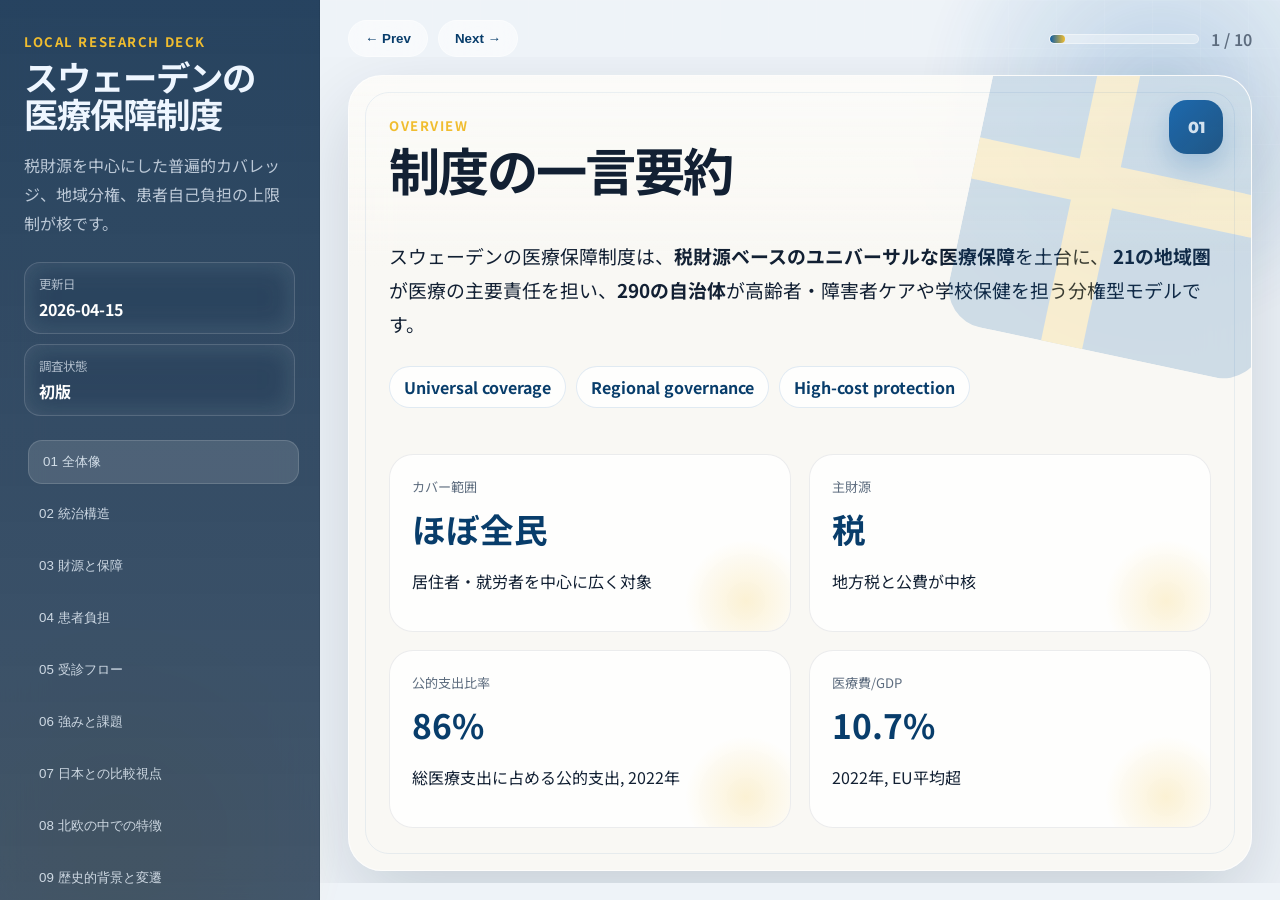
<file: index.html>
<!DOCTYPE html>
<html lang="ja">
<head>
  <meta charset="UTF-8">
  <meta name="viewport" content="width=device-width, initial-scale=1.0">
  <title>スウェーデンの医療保障制度</title>
  <link rel="preconnect" href="https://fonts.googleapis.com">
  <link rel="preconnect" href="https://fonts.gstatic.com" crossorigin>
  <link href="https://fonts.googleapis.com/css2?family=Noto+Sans+JP:wght@400;500;700;800&family=Montserrat:wght@600;700;800&display=swap" rel="stylesheet">
  <link rel="stylesheet" href="./styles.css">
</head>
<body>
  <div class="backdrop">
    <div class="backdrop__orb backdrop__orb--blue"></div>
    <div class="backdrop__orb backdrop__orb--gold"></div>
    <div class="backdrop__grid"></div>
  </div>
  <div class="app-shell">
    <aside class="sidebar">
      <div class="sidebar__inner">
        <p class="eyebrow">Local Research Deck</p>
        <h1>スウェーデンの<br>医療保障制度</h1>
        <p class="lede">税財源を中心にした普遍的カバレッジ、地域分権、患者自己負担の上限制が核です。</p>
        <div class="meta">
          <div>
            <span>更新日</span>
            <strong>2026-04-15</strong>
          </div>
          <div>
            <span>調査状態</span>
            <strong>初版</strong>
          </div>
        </div>
        <nav class="toc" id="toc"></nav>
        <div class="sidebar__note">
          <p>深掘りしたい論点を送ってください。次の版でこのスライドに追記していきます。</p>
        </div>
        <div class="sidebar__sweden">
          <span></span>
          <span></span>
        </div>
      </div>
    </aside>

    <main class="deck">
      <header class="deck__header">
        <div class="deck__controls">
          <button id="prevBtn" class="nav-btn" type="button">← Prev</button>
          <button id="nextBtn" class="nav-btn" type="button">Next →</button>
        </div>
        <div class="deck__progress">
          <div class="progress-bar"><span id="progressFill"></span></div>
          <span id="slideCounter">1 / 10</span>
        </div>
      </header>

      <section class="slide is-active" data-title="全体像">
        <div class="slide__content hero">
          <div class="slide__badge">01</div>
          <div class="hero__flag">
            <span class="hero__flag-blue"></span>
            <span class="hero__flag-gold hero__flag-gold--vertical"></span>
            <span class="hero__flag-gold hero__flag-gold--horizontal"></span>
          </div>
          <p class="kicker">Overview</p>
          <h2>制度の一言要約</h2>
          <p class="hero__summary">
            スウェーデンの医療保障制度は、<strong>税財源ベースのユニバーサルな医療保障</strong>を土台に、
            <strong>21の地域圏</strong>が医療の主要責任を担い、<strong>290の自治体</strong>が高齢者・障害者ケアや学校保健を担う分権型モデルです。
          </p>
          <div class="hero__rail">
            <span>Universal coverage</span>
            <span>Regional governance</span>
            <span>High-cost protection</span>
          </div>
          <div class="stat-grid">
            <article class="stat-card">
              <span class="stat-card__label">カバー範囲</span>
              <strong>ほぼ全民</strong>
              <p>居住者・就労者を中心に広く対象</p>
            </article>
            <article class="stat-card">
              <span class="stat-card__label">主財源</span>
              <strong>税</strong>
              <p>地方税と公費が中核</p>
            </article>
            <article class="stat-card">
              <span class="stat-card__label">公的支出比率</span>
              <strong>86%</strong>
              <p>総医療支出に占める公的支出, 2022年</p>
            </article>
            <article class="stat-card">
              <span class="stat-card__label">医療費/GDP</span>
              <strong>10.7%</strong>
              <p>2022年, EU平均超</p>
            </article>
          </div>
        </div>
      </section>

      <section class="slide" data-title="統治構造">
        <div class="slide__content">
          <div class="slide__badge">02</div>
          <p class="kicker">Governance</p>
          <h2>だれが何を担うのか</h2>
          <div class="columns">
            <article class="panel">
              <h3>国</h3>
              <ul>
                <li>保健医療政策の大枠を決める</li>
                <li>法制度、監督、全国的な方向付けを担う</li>
                <li>厚生・保健関連の政府機関が基準やデータを支える</li>
              </ul>
            </article>
            <article class="panel">
              <h3>地域圏（21 Regions）</h3>
              <ul>
                <li>医療の資金調達、組織化、提供の主責任主体</li>
                <li>プライマリケア、専門外来、病院医療を中心に担う</li>
                <li>地域税を徴収できる</li>
              </ul>
            </article>
            <article class="panel">
              <h3>自治体（290 Municipalities）</h3>
              <ul>
                <li>高齢者・障害者の在宅/居住系ケア</li>
                <li>学校保健</li>
                <li>生活支援と医療の接続部分を担当</li>
              </ul>
            </article>
          </div>
          <p class="insight">
            ポイントは、<strong>国がルールを示し、実装は地域と自治体が担う</strong>ことです。均てん化と地域差の管理が常に政策課題になります。
          </p>
        </div>
      </section>

      <section class="slide" data-title="財源と保障">
        <div class="slide__content">
          <div class="slide__badge">03</div>
          <p class="kicker">Financing</p>
          <h2>保障の仕組みとお金の流れ</h2>
          <div class="timeline">
            <div class="timeline__item">
              <span>1</span>
              <div>
                <h3>基本は税方式</h3>
                <p>社会保険方式よりも、地方税と公費による資金調達の比重が大きいです。</p>
              </div>
            </div>
            <div class="timeline__item">
              <span>2</span>
              <div>
                <h3>普遍的カバレッジ</h3>
                <p>居住・就労を基礎に、ほぼすべての人に医療アクセスを保障します。</p>
              </div>
            </div>
            <div class="timeline__item">
              <span>3</span>
              <div>
                <h3>自己負担はあるが上限つき</h3>
                <p>外来受診や処方薬は一定の自己負担がある一方、高額化を防ぐ上限制が組み込まれています。</p>
              </div>
            </div>
          </div>
          <div class="quote-box">
            <p>自己負担はゼロではないが、家計破綻を防ぐために高額負担を抑える設計が制度の一部になっています。</p>
          </div>
        </div>
      </section>

      <section class="slide" data-title="患者負担">
        <div class="slide__content">
          <div class="slide__badge">04</div>
          <p class="kicker">Out-of-Pocket</p>
          <h2>患者負担の上限</h2>
          <div class="columns columns--wide">
            <article class="panel accent">
              <h3>外来医療の高額負担保護</h3>
              <p class="big-number">1,450 SEK</p>
              <p>12か月の外来患者負担上限。全国共通の上限で、地域がより低い額を設定できるとされています。</p>
            </article>
            <article class="panel accent">
              <h3>処方薬の高額負担保護</h3>
              <p class="big-number">3,800 SEK</p>
              <p>12か月の上限。<strong>2025年7月1日</strong>に <strong>2,900 SEK</strong> から引き上げられた点は要注意です。</p>
            </article>
          </div>
          <div class="note-grid">
            <article class="note-card">
              <h3>地域差あり</h3>
              <p>初診・再診・救急・無断キャンセル料などの細かい患者負担は地域で違います。</p>
            </article>
            <article class="note-card">
              <h3>外来と入院は別</h3>
              <p>外来の高額保護に、入院日額や証明書、ワクチンなどは含まれないことがあります。</p>
            </article>
            <article class="note-card">
              <h3>歯科は別建て要素が強い</h3>
              <p>一般医療と同じではなく、補助制度や対象条件が分かれています。</p>
            </article>
          </div>
        </div>
      </section>

      <section class="slide" data-title="受診フロー">
        <div class="slide__content">
          <div class="slide__badge">05</div>
          <p class="kicker">Access</p>
          <h2>受診の基本動線</h2>
          <div class="process">
            <article class="process__step">
              <span>01</span>
              <h3>まずプライマリケア</h3>
              <p>登録先の医療センターや地域の窓口に連絡します。</p>
            </article>
            <article class="process__step">
              <span>02</span>
              <h3>医療保証で待機期間を管理</h3>
              <p>1177では、当日連絡、3日以内の医学的評価などの考え方が示されています。</p>
            </article>
            <article class="process__step">
              <span>03</span>
              <h3>必要に応じ専門医療へ</h3>
              <p>待機が長すぎる場合、別の医療機関を案内される仕組みがあります。</p>
            </article>
          </div>
          <p class="insight">
            日本と比べると、<strong>プライマリケアの入り口機能と待機時間管理</strong>を制度として強く意識しているのが見えます。
          </p>
        </div>
      </section>

      <section class="slide" data-title="強みと課題">
        <div class="slide__content">
          <div class="slide__badge">06</div>
          <p class="kicker">Evaluation</p>
          <h2>制度の強みと論点</h2>
          <div class="columns">
            <article class="panel">
              <h3>強み</h3>
              <ul>
                <li>普遍的カバレッジで無保険リスクが小さい</li>
                <li>公費比率が高く、家計負担の抑制機能がある</li>
                <li>デジタル化、患者選択、プライマリケア強化が進んでいる</li>
              </ul>
            </article>
            <article class="panel">
              <h3>主要課題</h3>
              <ul>
                <li>待機時間の短縮</li>
                <li>地域差と均てん化</li>
                <li>高齢者ケアでの医療と介護の接続</li>
              </ul>
            </article>
          </div>
          <div class="warning-box">
            <strong>深掘り向き論点</strong>
            <p>「なぜ分権型なのに全国的公平性を保てるのか」「患者自己負担はどこまで低いのか」「日本の後期高齢者医療制度との違い」は次の質問に向いています。</p>
          </div>
        </div>
      </section>

      <section class="slide" data-title="日本との比較視点">
        <div class="slide__content">
          <div class="slide__badge">07</div>
          <p class="kicker">Compare with Japan</p>
          <h2>比較すると見えやすいポイント</h2>
          <div class="comparison">
            <article>
              <h3>日本</h3>
              <ul>
                <li>社会保険方式が中心</li>
                <li>保険者が複数に分かれる</li>
                <li>出来高払いの比重が比較的大きい</li>
              </ul>
            </article>
            <article>
              <h3>スウェーデン</h3>
              <ul>
                <li>税方式が中心</li>
                <li>地域圏が提供責任を広く持つ</li>
                <li>プライマリケアと待機管理の制度色が強い</li>
              </ul>
            </article>
          </div>
          <p class="insight">
            研究の入口としては、<strong>保険制度の違い</strong>よりも、<strong>統治構造と受診行動をどう設計しているか</strong>を比べると理解しやすいです。
          </p>
          <div class="warning-box">
            <strong>日本と比べたときの負の側面</strong>
            <p>日本から見ると、スウェーデンは <strong>待機時間が長い</strong>、<strong>専門医へのアクセス自由度が低い</strong>、<strong>地域差が見えやすい</strong>、<strong>高齢者ケアで自治体と地域圏の調整が複雑になりやすい</strong> 点が弱みとして映ります。公平性や持続可能性を重視する設計の裏返しです。</p>
          </div>
        </div>
      </section>

      <section class="slide" data-title="北欧の中での特徴">
        <div class="slide__content">
          <div class="slide__badge">08</div>
          <p class="kicker">Nordic Comparison</p>
          <h2>北欧諸国の中でもスウェーデンは何が特徴か</h2>
          <div class="comparison">
            <article>
              <h3>北欧共通の土台</h3>
              <ul>
                <li>税方式を中心にした普遍的医療保障</li>
                <li>居住に基づく広いカバレッジ</li>
                <li>公立病院中心と公平性重視</li>
              </ul>
            </article>
            <article>
              <h3>スウェーデンらしさ</h3>
              <ul>
                <li>北欧の中でも地域分権の色がなお強い</li>
                <li>自治体が高齢者ケアを広く担い、医療と介護の境界が政策課題になりやすい</li>
                <li>患者選択、プライマリケア強化、デジタル化を段階的に進めてきた</li>
              </ul>
            </article>
          </div>
          <div class="columns columns--wide">
            <article class="panel">
              <h3>デンマークとの違い</h3>
              <p>デンマークは2007年改革以降、地域数を大きく絞り、病院再編も強く進めたため、スウェーデンより中央集権化が進んでいます。</p>
            </article>
            <article class="panel">
              <h3>ノルウェーとの違い</h3>
              <p>ノルウェーは専門病院部門で国の関与がより強く、スウェーデンより病院ガバナンスが上に寄っています。</p>
            </article>
          </div>
          <div class="columns columns--wide">
            <article class="panel">
              <h3>フィンランドとの違い</h3>
              <p>フィンランドは<strong>2023年</strong>に大改革を行い、自治体中心から Well-being Service Counties へ再編し、国財源への依存を強めました。</p>
            </article>
            <article class="panel accent">
              <h3>つまり</h3>
              <p>スウェーデンは「北欧型」の典型でありながら、<strong>強い地域自治を残したまま全国公平性をどう保つか</strong>が、特に見えやすい国です。</p>
            </article>
          </div>
        </div>
      </section>

      <section class="slide" data-title="歴史的背景と変遷">
        <div class="slide__content">
          <div class="slide__badge">09</div>
          <p class="kicker">Historical Development</p>
          <h2>なぜ今の制度になったのか</h2>
          <div class="timeline">
            <div class="timeline__item">
              <span>19C</span>
              <div>
                <h3>地方自治の土台</h3>
                <p>19世紀以降の地方自治の発達で、地域単位で医療や病院を担う発想が早くから形成されました。後の地域圏中心モデルの土台です。</p>
              </div>
            </div>
            <div class="timeline__item">
              <span>1930s-60s</span>
              <div>
                <h3>福祉国家の拡大</h3>
                <p>社会民主主義の下で、普遍主義、公平、所得に左右されないアクセスという発想が強まり、税財源型の福祉国家が拡大しました。</p>
              </div>
            </div>
            <div class="timeline__item">
              <span>1970s-80s</span>
              <div>
                <h3>低負担・外来重視へ</h3>
                <p>外来へのアクセス改善、低い患者負担、プライマリケア重視が進み、1982年の Health and Medical Services Act で「必要に応じた平等な医療」が制度理念として明確化されました。</p>
              </div>
            </div>
            <div class="timeline__item">
              <span>1992</span>
              <div>
                <h3>Ädel改革</h3>
                <p>高齢者の長期ケアを自治体へ移し、病院に残る退院可能患者を減らす仕組みを強化しました。背景には高齢化、病床効率、連携不全への対処があります。</p>
              </div>
            </div>
            <div class="timeline__item">
              <span>2000s-</span>
              <div>
                <h3>待機時間、選択、質比較</h3>
                <p>待機時間問題への対応、プライマリケアの選択制拡大、標準化、全国比較、デジタル化が進みました。近年は分権のままでは質・安全・効率に限界があるとして、国の関与を強める流れもあります。</p>
              </div>
            </div>
          </div>
          <div class="warning-box">
            <strong>制度変化を動かした要因</strong>
            <p>理念だけでなく、感染症中心から慢性疾患・高齢者ケア中心への疾病構造の変化、病床の効率化、待機時間、地域差、科学的ガイドラインとレジストリによる質管理が改革を押してきました。</p>
          </div>
        </div>
      </section>

      <section class="slide" data-title="出典と次アクション">
        <div class="slide__content">
          <div class="slide__badge">10</div>
          <p class="kicker">Sources</p>
          <h2>出典と次の深掘り</h2>
          <div id="sources" class="sources"></div>
          <div class="next-questions">
            <h3>次に深掘りしやすい問い</h3>
            <ul>
              <li>財源は地方税と国の補助金でどう分かれるか</li>
              <li>プライマリケア改革は何を変えたか</li>
              <li>高齢者ケアで自治体が担う範囲はどこまでか</li>
              <li>患者負担の上限は家計保護として十分か</li>
            </ul>
          </div>
        </div>
      </section>
    </main>
  </div>

  <script src="./app.js"></script>
</body>
</html>
</file>
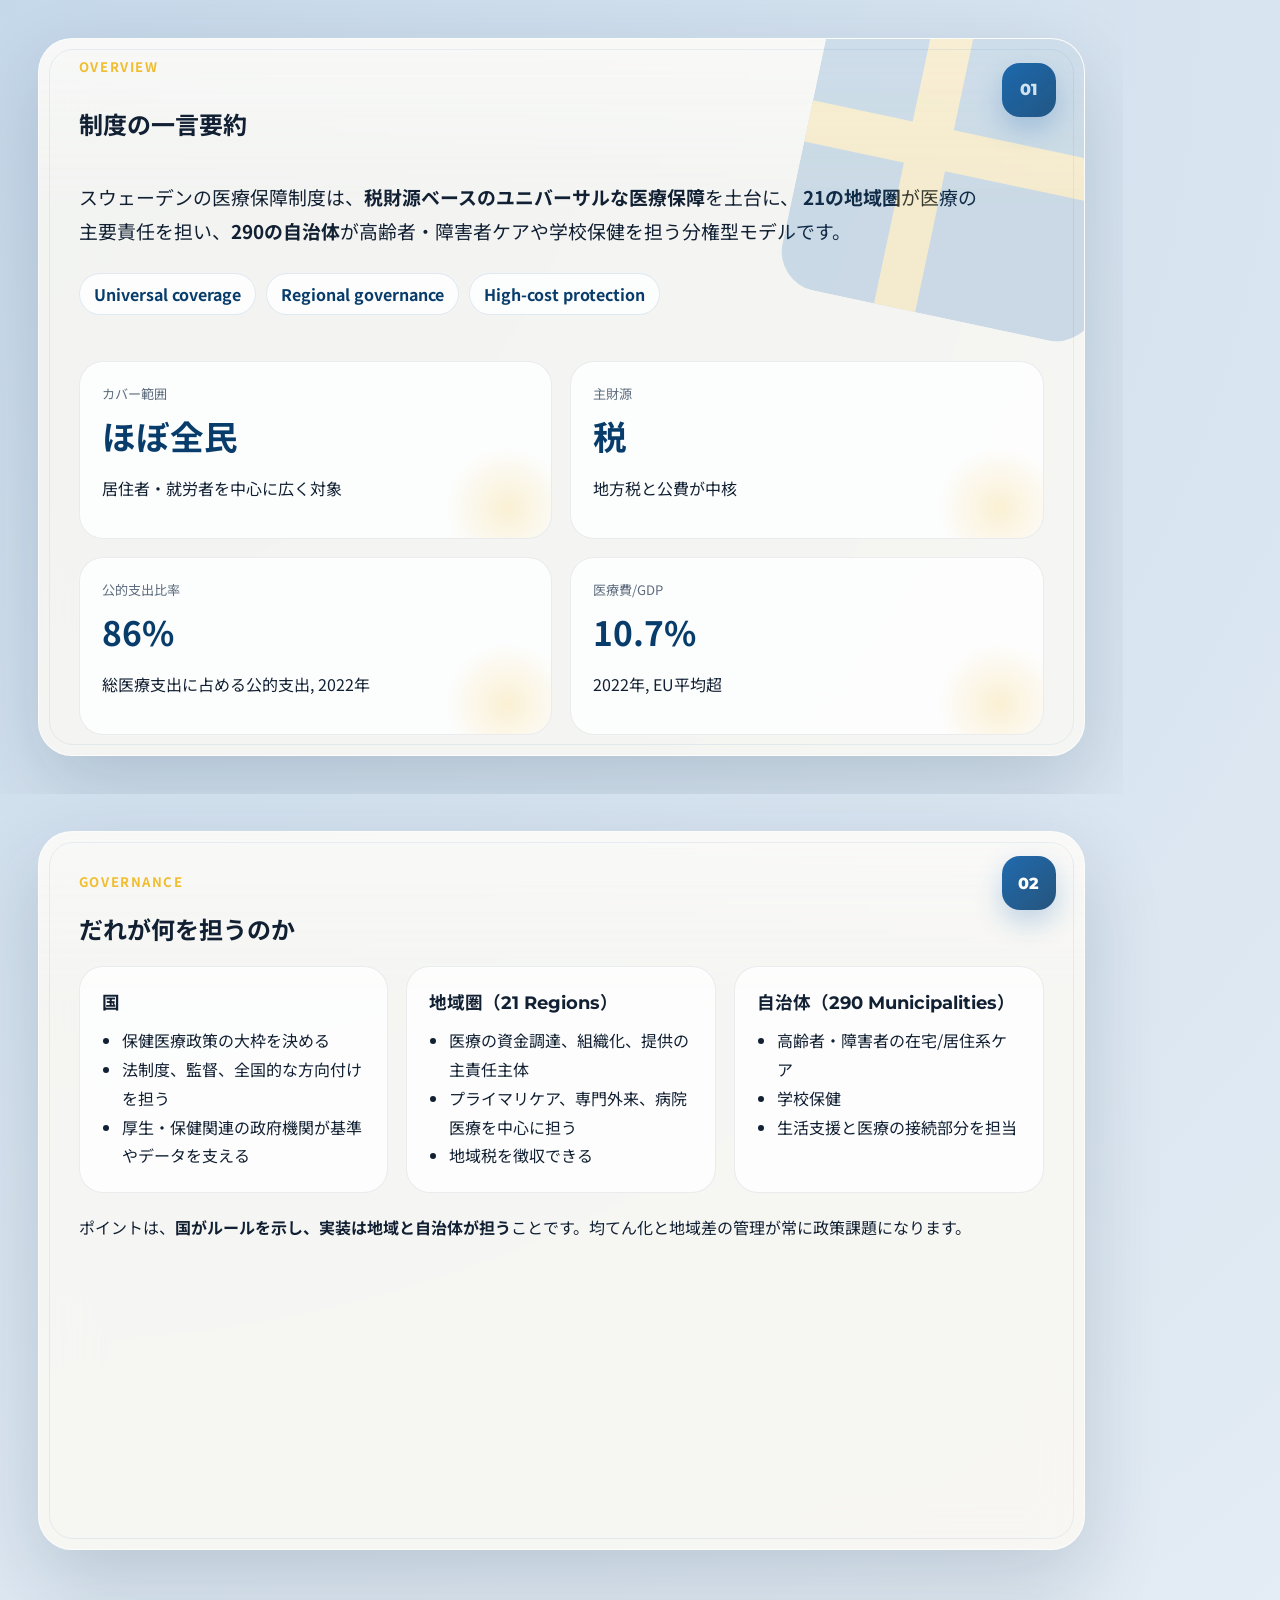
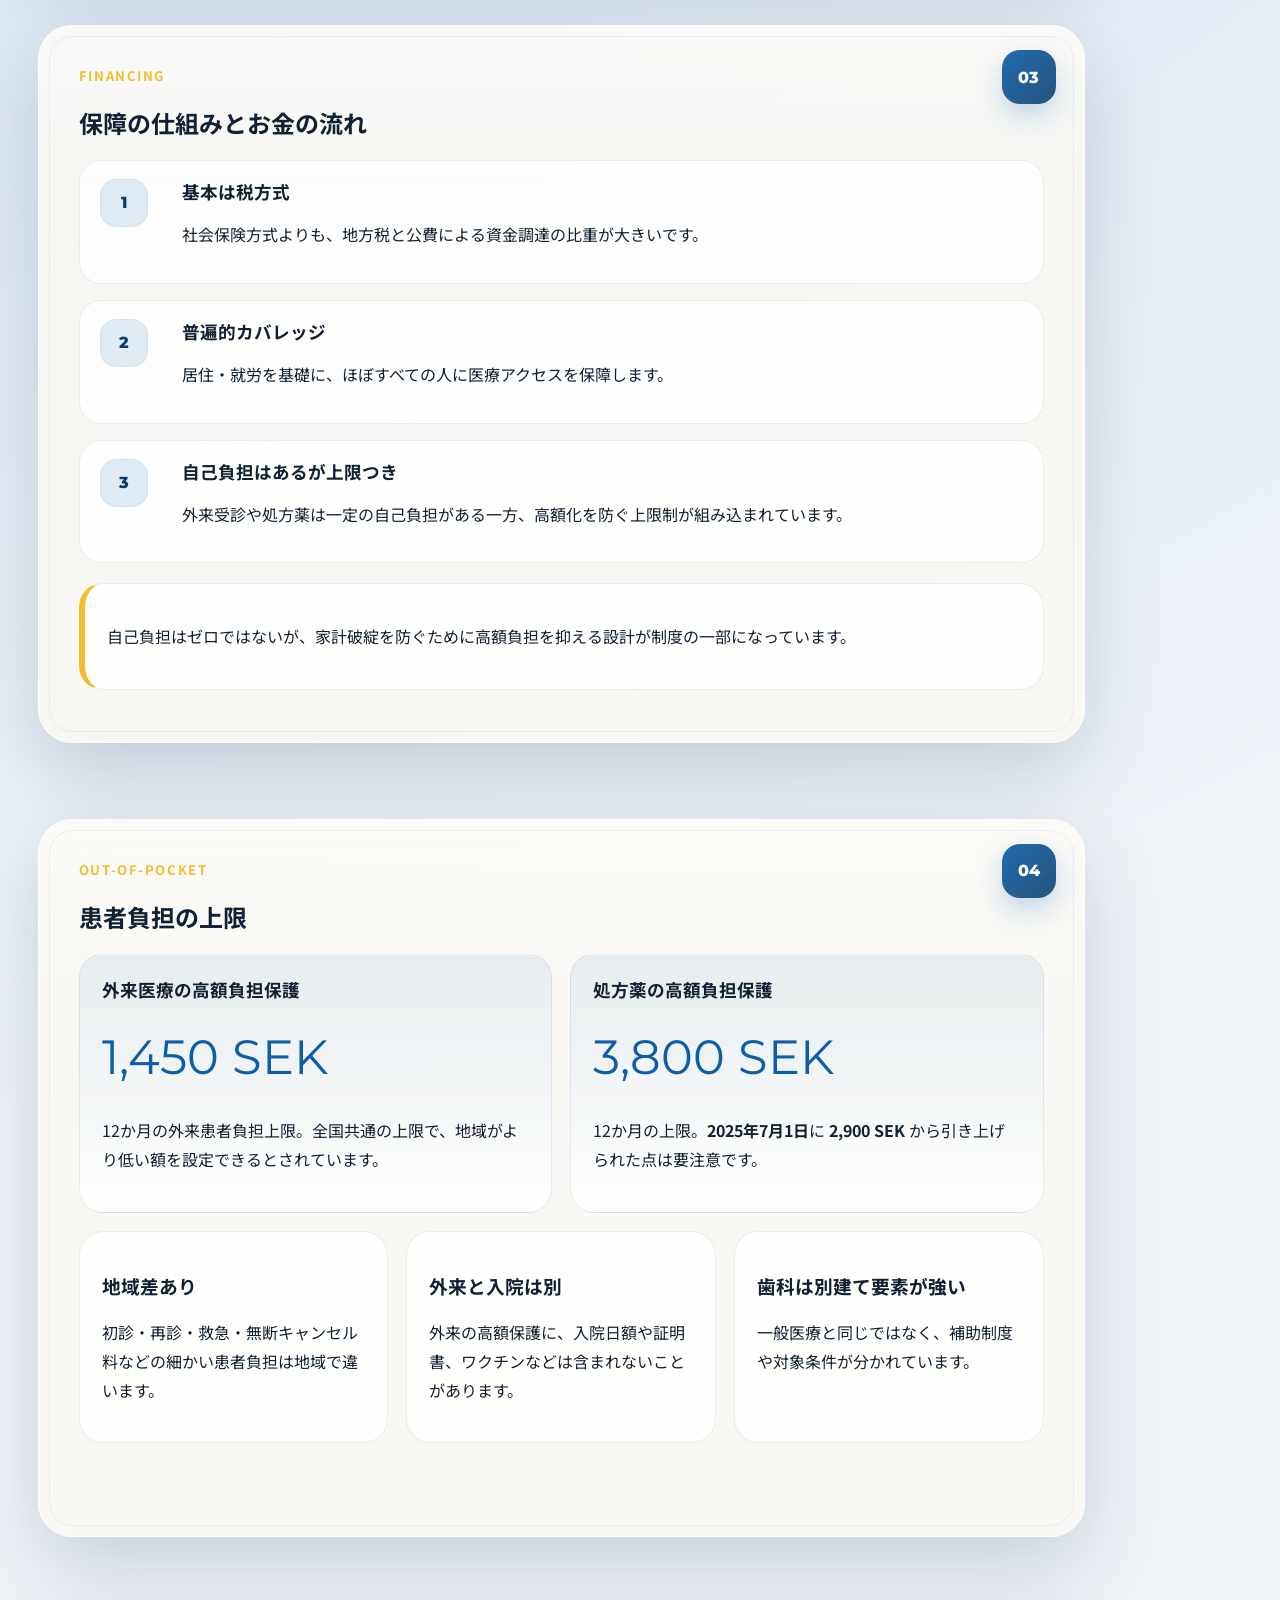
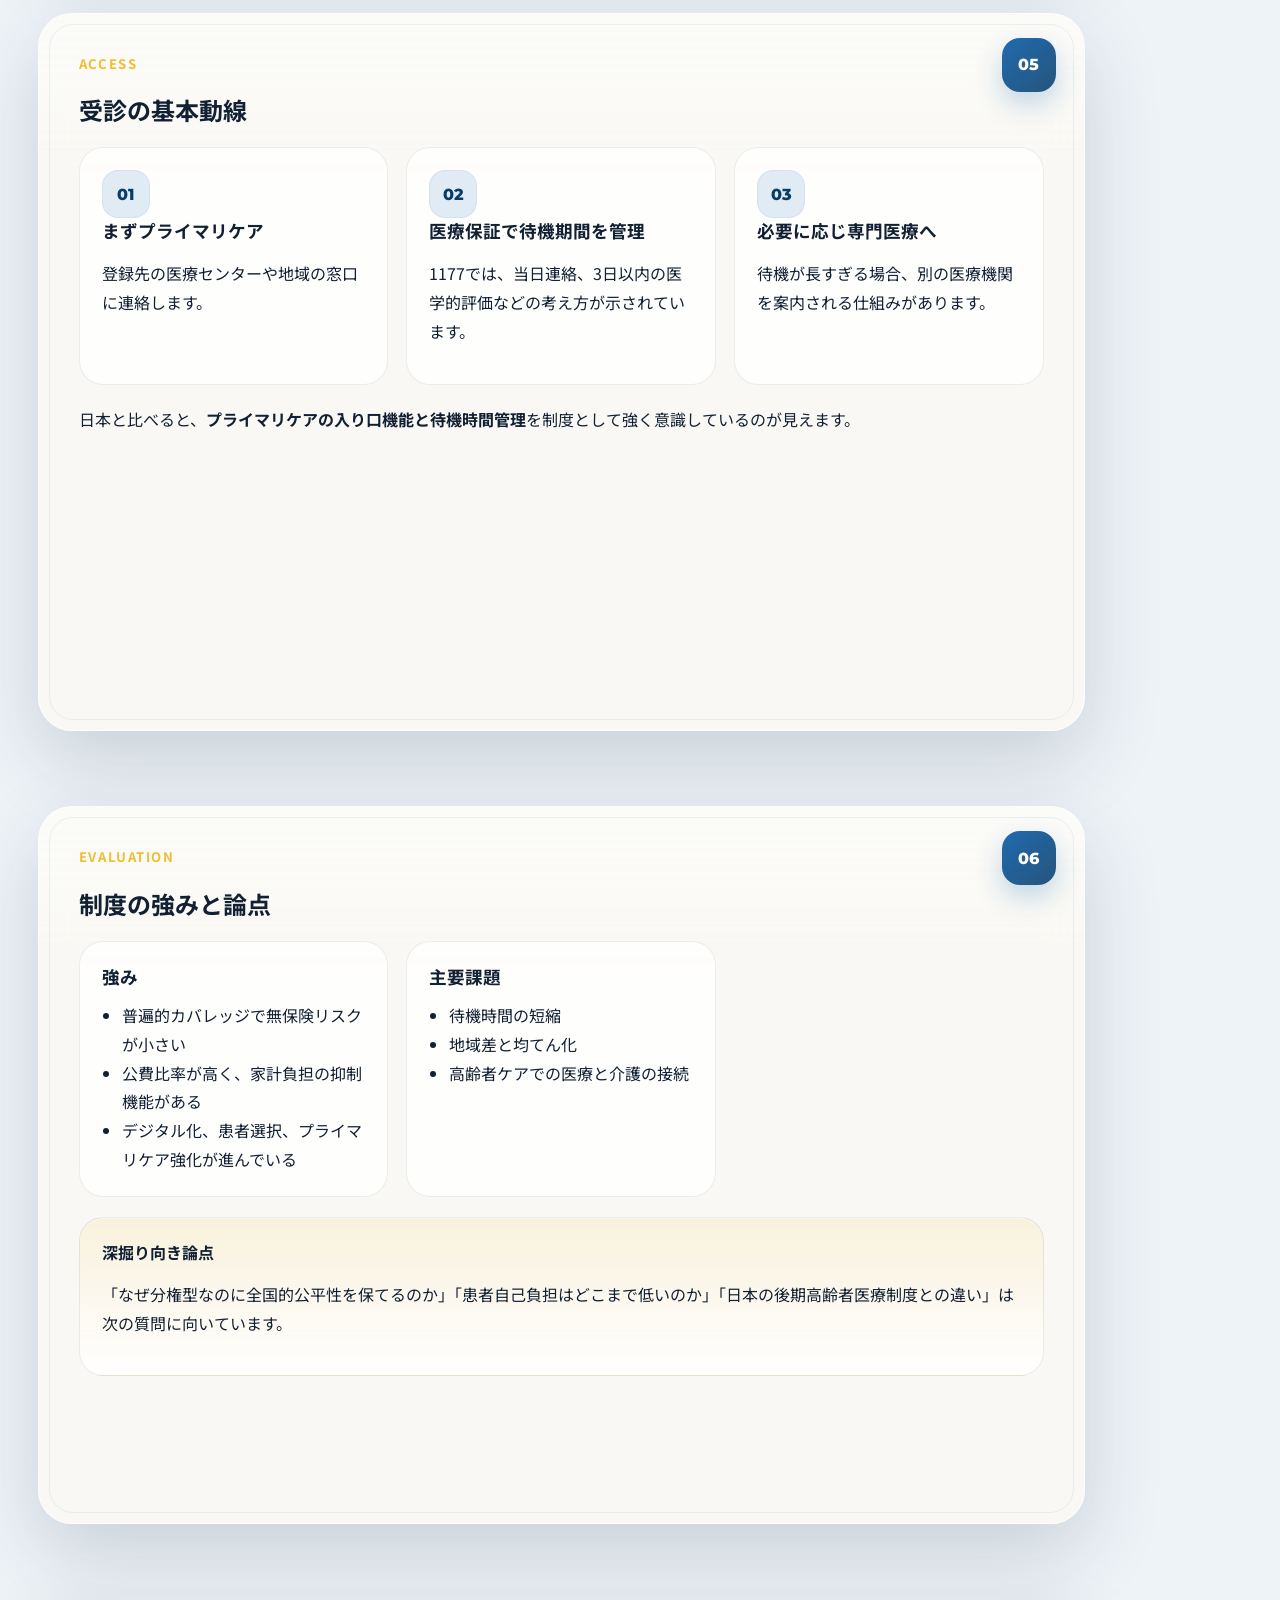
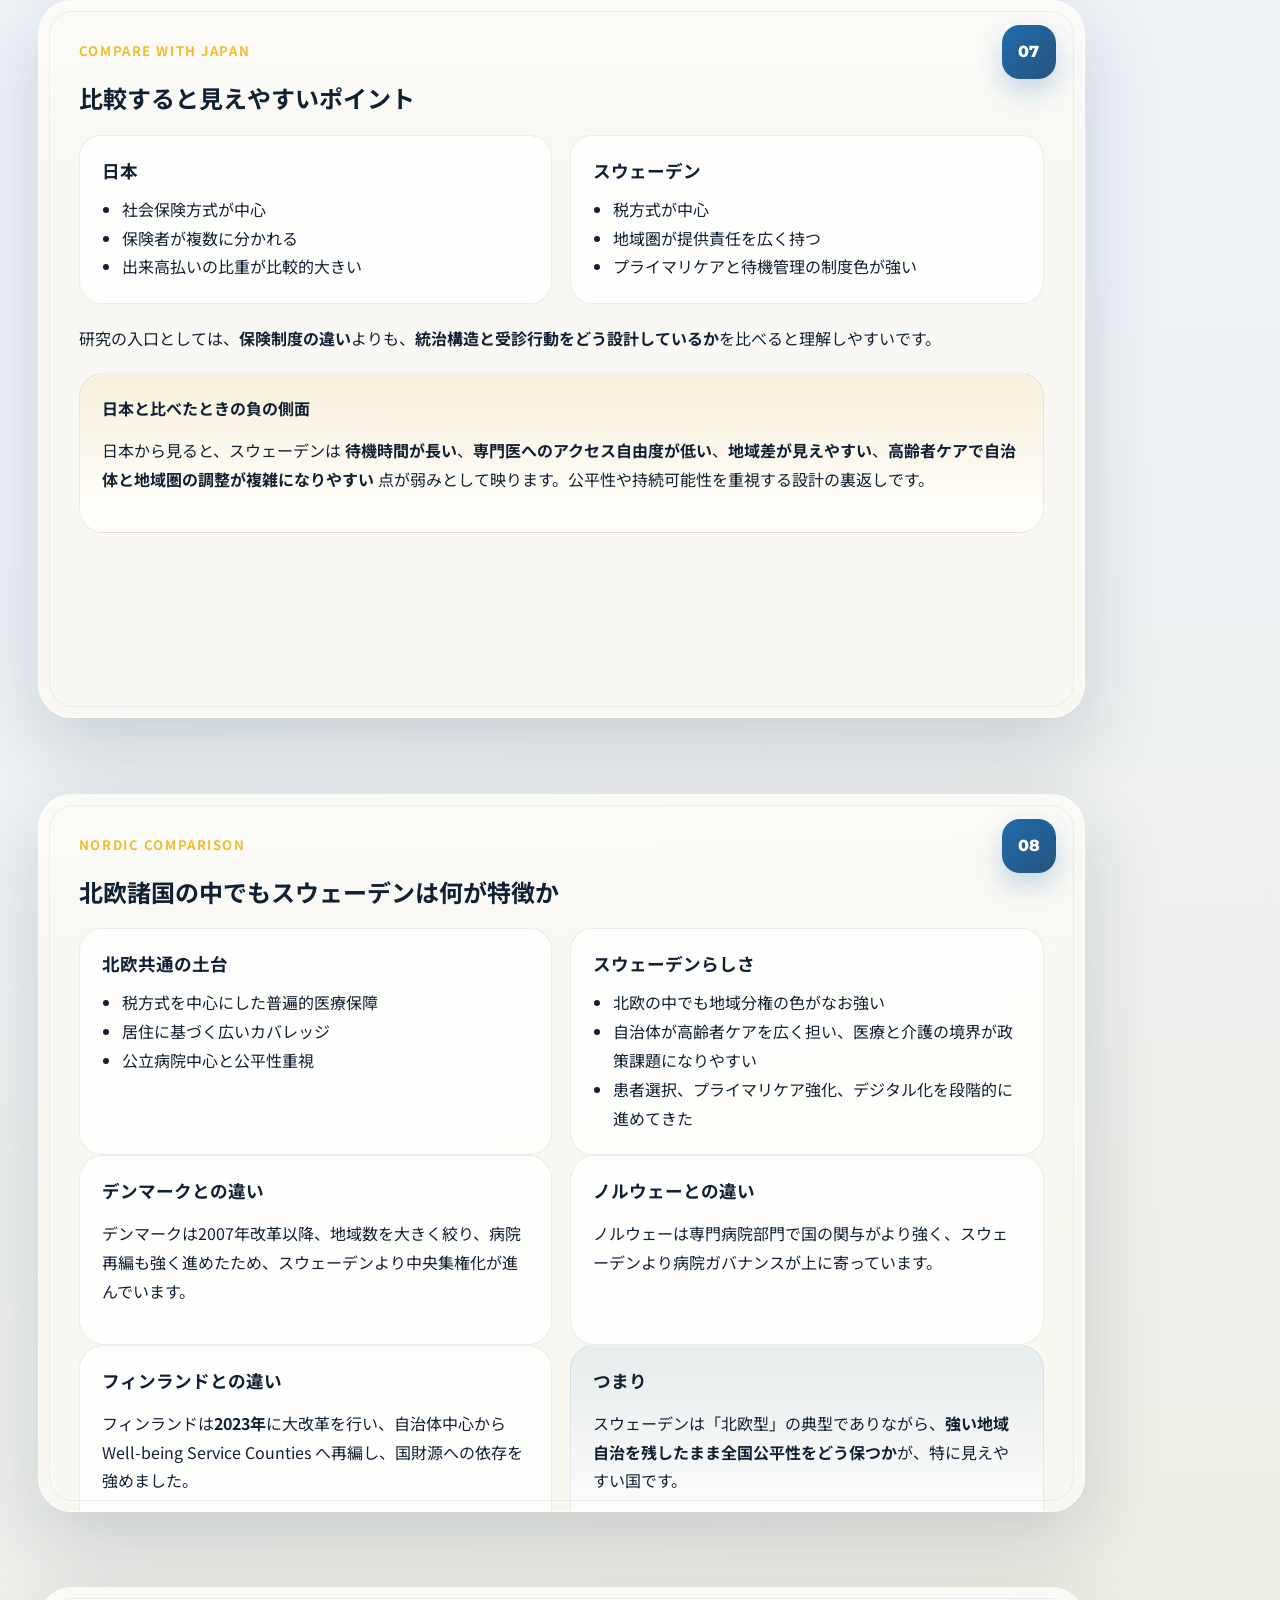
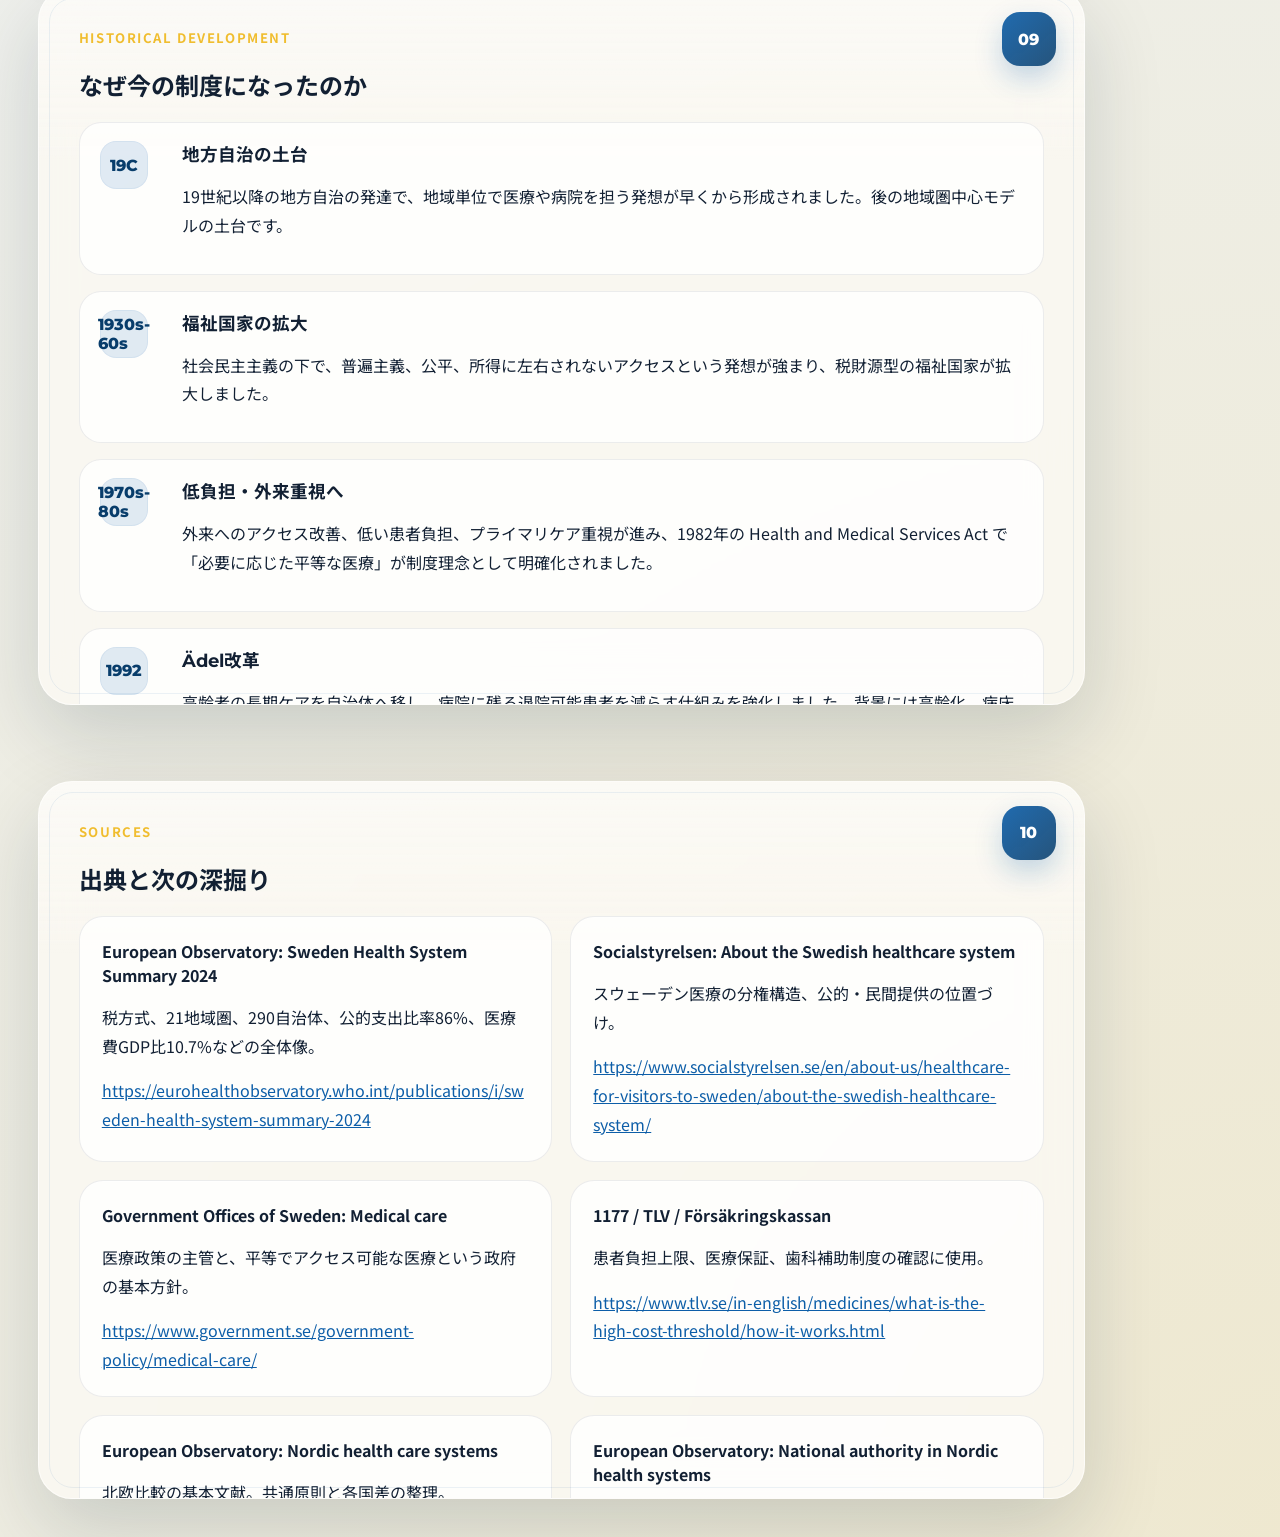
<file: pdf-export.html>
<!DOCTYPE html>
<html lang="ja">
<head>
  <meta charset="UTF-8">
  <meta name="viewport" content="width=device-width, initial-scale=1.0">
  <title>スウェーデンの医療保障制度 PDF版</title>
  <link rel="preconnect" href="https://fonts.googleapis.com">
  <link rel="preconnect" href="https://fonts.gstatic.com" crossorigin>
  <link href="https://fonts.googleapis.com/css2?family=Noto+Sans+JP:wght@400;500;700;800&family=Montserrat:wght@600;700;800&display=swap" rel="stylesheet">
  <link rel="stylesheet" href="./styles.css">
  <link rel="stylesheet" href="./pdf.css">
</head>
<body class="pdf-body">
  <main class="pdf-deck">
    <section class="pdf-slide hero">
      <div class="slide__content hero">
        <div class="slide__badge">01</div>
        <div class="hero__flag">
          <span class="hero__flag-blue"></span>
          <span class="hero__flag-gold hero__flag-gold--vertical"></span>
          <span class="hero__flag-gold hero__flag-gold--horizontal"></span>
        </div>
        <p class="kicker">Overview</p>
        <h2>制度の一言要約</h2>
        <p class="hero__summary">
          スウェーデンの医療保障制度は、<strong>税財源ベースのユニバーサルな医療保障</strong>を土台に、
          <strong>21の地域圏</strong>が医療の主要責任を担い、<strong>290の自治体</strong>が高齢者・障害者ケアや学校保健を担う分権型モデルです。
        </p>
        <div class="hero__rail">
          <span>Universal coverage</span>
          <span>Regional governance</span>
          <span>High-cost protection</span>
        </div>
        <div class="stat-grid">
          <article class="stat-card">
            <span class="stat-card__label">カバー範囲</span>
            <strong>ほぼ全民</strong>
            <p>居住者・就労者を中心に広く対象</p>
          </article>
          <article class="stat-card">
            <span class="stat-card__label">主財源</span>
            <strong>税</strong>
            <p>地方税と公費が中核</p>
          </article>
          <article class="stat-card">
            <span class="stat-card__label">公的支出比率</span>
            <strong>86%</strong>
            <p>総医療支出に占める公的支出, 2022年</p>
          </article>
          <article class="stat-card">
            <span class="stat-card__label">医療費/GDP</span>
            <strong>10.7%</strong>
            <p>2022年, EU平均超</p>
          </article>
        </div>
      </div>
    </section>

    <section class="pdf-slide">
      <div class="slide__content">
        <div class="slide__badge">02</div>
        <p class="kicker">Governance</p>
        <h2>だれが何を担うのか</h2>
        <div class="columns">
          <article class="panel">
            <h3>国</h3>
            <ul>
              <li>保健医療政策の大枠を決める</li>
              <li>法制度、監督、全国的な方向付けを担う</li>
              <li>厚生・保健関連の政府機関が基準やデータを支える</li>
            </ul>
          </article>
          <article class="panel">
            <h3>地域圏（21 Regions）</h3>
            <ul>
              <li>医療の資金調達、組織化、提供の主責任主体</li>
              <li>プライマリケア、専門外来、病院医療を中心に担う</li>
              <li>地域税を徴収できる</li>
            </ul>
          </article>
          <article class="panel">
            <h3>自治体（290 Municipalities）</h3>
            <ul>
              <li>高齢者・障害者の在宅/居住系ケア</li>
              <li>学校保健</li>
              <li>生活支援と医療の接続部分を担当</li>
            </ul>
          </article>
        </div>
        <p class="insight">
          ポイントは、<strong>国がルールを示し、実装は地域と自治体が担う</strong>ことです。均てん化と地域差の管理が常に政策課題になります。
        </p>
      </div>
    </section>

    <section class="pdf-slide">
      <div class="slide__content">
        <div class="slide__badge">03</div>
        <p class="kicker">Financing</p>
        <h2>保障の仕組みとお金の流れ</h2>
        <div class="timeline">
          <div class="timeline__item">
            <span>1</span>
            <div>
              <h3>基本は税方式</h3>
              <p>社会保険方式よりも、地方税と公費による資金調達の比重が大きいです。</p>
            </div>
          </div>
          <div class="timeline__item">
            <span>2</span>
            <div>
              <h3>普遍的カバレッジ</h3>
              <p>居住・就労を基礎に、ほぼすべての人に医療アクセスを保障します。</p>
            </div>
          </div>
          <div class="timeline__item">
            <span>3</span>
            <div>
              <h3>自己負担はあるが上限つき</h3>
              <p>外来受診や処方薬は一定の自己負担がある一方、高額化を防ぐ上限制が組み込まれています。</p>
            </div>
          </div>
        </div>
        <div class="quote-box">
          <p>自己負担はゼロではないが、家計破綻を防ぐために高額負担を抑える設計が制度の一部になっています。</p>
        </div>
      </div>
    </section>

    <section class="pdf-slide">
      <div class="slide__content">
        <div class="slide__badge">04</div>
        <p class="kicker">Out-of-Pocket</p>
        <h2>患者負担の上限</h2>
        <div class="columns columns--wide">
          <article class="panel accent">
            <h3>外来医療の高額負担保護</h3>
            <p class="big-number">1,450 SEK</p>
            <p>12か月の外来患者負担上限。全国共通の上限で、地域がより低い額を設定できるとされています。</p>
          </article>
          <article class="panel accent">
            <h3>処方薬の高額負担保護</h3>
            <p class="big-number">3,800 SEK</p>
            <p>12か月の上限。<strong>2025年7月1日</strong>に <strong>2,900 SEK</strong> から引き上げられた点は要注意です。</p>
          </article>
        </div>
        <div class="note-grid">
          <article class="note-card">
            <h3>地域差あり</h3>
            <p>初診・再診・救急・無断キャンセル料などの細かい患者負担は地域で違います。</p>
          </article>
          <article class="note-card">
            <h3>外来と入院は別</h3>
            <p>外来の高額保護に、入院日額や証明書、ワクチンなどは含まれないことがあります。</p>
          </article>
          <article class="note-card">
            <h3>歯科は別建て要素が強い</h3>
            <p>一般医療と同じではなく、補助制度や対象条件が分かれています。</p>
          </article>
        </div>
      </div>
    </section>

    <section class="pdf-slide">
      <div class="slide__content">
        <div class="slide__badge">05</div>
        <p class="kicker">Access</p>
        <h2>受診の基本動線</h2>
        <div class="process">
          <article class="process__step">
            <span>01</span>
            <h3>まずプライマリケア</h3>
            <p>登録先の医療センターや地域の窓口に連絡します。</p>
          </article>
          <article class="process__step">
            <span>02</span>
            <h3>医療保証で待機期間を管理</h3>
            <p>1177では、当日連絡、3日以内の医学的評価などの考え方が示されています。</p>
          </article>
          <article class="process__step">
            <span>03</span>
            <h3>必要に応じ専門医療へ</h3>
            <p>待機が長すぎる場合、別の医療機関を案内される仕組みがあります。</p>
          </article>
        </div>
        <p class="insight">
          日本と比べると、<strong>プライマリケアの入り口機能と待機時間管理</strong>を制度として強く意識しているのが見えます。
        </p>
      </div>
    </section>

    <section class="pdf-slide">
      <div class="slide__content">
        <div class="slide__badge">06</div>
        <p class="kicker">Evaluation</p>
        <h2>制度の強みと論点</h2>
        <div class="columns">
          <article class="panel">
            <h3>強み</h3>
            <ul>
              <li>普遍的カバレッジで無保険リスクが小さい</li>
              <li>公費比率が高く、家計負担の抑制機能がある</li>
              <li>デジタル化、患者選択、プライマリケア強化が進んでいる</li>
            </ul>
          </article>
          <article class="panel">
            <h3>主要課題</h3>
            <ul>
              <li>待機時間の短縮</li>
              <li>地域差と均てん化</li>
              <li>高齢者ケアでの医療と介護の接続</li>
            </ul>
          </article>
        </div>
        <div class="warning-box">
          <strong>深掘り向き論点</strong>
          <p>「なぜ分権型なのに全国的公平性を保てるのか」「患者自己負担はどこまで低いのか」「日本の後期高齢者医療制度との違い」は次の質問に向いています。</p>
        </div>
      </div>
    </section>

    <section class="pdf-slide">
      <div class="slide__content">
        <div class="slide__badge">07</div>
        <p class="kicker">Compare with Japan</p>
        <h2>比較すると見えやすいポイント</h2>
        <div class="comparison">
          <article>
            <h3>日本</h3>
            <ul>
              <li>社会保険方式が中心</li>
              <li>保険者が複数に分かれる</li>
              <li>出来高払いの比重が比較的大きい</li>
            </ul>
          </article>
          <article>
            <h3>スウェーデン</h3>
            <ul>
              <li>税方式が中心</li>
              <li>地域圏が提供責任を広く持つ</li>
              <li>プライマリケアと待機管理の制度色が強い</li>
            </ul>
          </article>
        </div>
        <p class="insight">
          研究の入口としては、<strong>保険制度の違い</strong>よりも、<strong>統治構造と受診行動をどう設計しているか</strong>を比べると理解しやすいです。
        </p>
        <div class="warning-box">
          <strong>日本と比べたときの負の側面</strong>
          <p>日本から見ると、スウェーデンは <strong>待機時間が長い</strong>、<strong>専門医へのアクセス自由度が低い</strong>、<strong>地域差が見えやすい</strong>、<strong>高齢者ケアで自治体と地域圏の調整が複雑になりやすい</strong> 点が弱みとして映ります。公平性や持続可能性を重視する設計の裏返しです。</p>
        </div>
      </div>
    </section>

    <section class="pdf-slide">
      <div class="slide__content">
        <div class="slide__badge">08</div>
        <p class="kicker">Nordic Comparison</p>
        <h2>北欧諸国の中でもスウェーデンは何が特徴か</h2>
        <div class="comparison">
          <article>
            <h3>北欧共通の土台</h3>
            <ul>
              <li>税方式を中心にした普遍的医療保障</li>
              <li>居住に基づく広いカバレッジ</li>
              <li>公立病院中心と公平性重視</li>
            </ul>
          </article>
          <article>
            <h3>スウェーデンらしさ</h3>
            <ul>
              <li>北欧の中でも地域分権の色がなお強い</li>
              <li>自治体が高齢者ケアを広く担い、医療と介護の境界が政策課題になりやすい</li>
              <li>患者選択、プライマリケア強化、デジタル化を段階的に進めてきた</li>
            </ul>
          </article>
        </div>
        <div class="columns columns--wide">
          <article class="panel">
            <h3>デンマークとの違い</h3>
            <p>デンマークは2007年改革以降、地域数を大きく絞り、病院再編も強く進めたため、スウェーデンより中央集権化が進んでいます。</p>
          </article>
          <article class="panel">
            <h3>ノルウェーとの違い</h3>
            <p>ノルウェーは専門病院部門で国の関与がより強く、スウェーデンより病院ガバナンスが上に寄っています。</p>
          </article>
        </div>
        <div class="columns columns--wide">
          <article class="panel">
            <h3>フィンランドとの違い</h3>
            <p>フィンランドは<strong>2023年</strong>に大改革を行い、自治体中心から Well-being Service Counties へ再編し、国財源への依存を強めました。</p>
          </article>
          <article class="panel accent">
            <h3>つまり</h3>
            <p>スウェーデンは「北欧型」の典型でありながら、<strong>強い地域自治を残したまま全国公平性をどう保つか</strong>が、特に見えやすい国です。</p>
          </article>
        </div>
      </div>
    </section>

    <section class="pdf-slide">
      <div class="slide__content">
        <div class="slide__badge">09</div>
        <p class="kicker">Historical Development</p>
        <h2>なぜ今の制度になったのか</h2>
        <div class="timeline">
          <div class="timeline__item">
            <span>19C</span>
            <div>
              <h3>地方自治の土台</h3>
              <p>19世紀以降の地方自治の発達で、地域単位で医療や病院を担う発想が早くから形成されました。後の地域圏中心モデルの土台です。</p>
            </div>
          </div>
          <div class="timeline__item">
            <span>1930s-60s</span>
            <div>
              <h3>福祉国家の拡大</h3>
              <p>社会民主主義の下で、普遍主義、公平、所得に左右されないアクセスという発想が強まり、税財源型の福祉国家が拡大しました。</p>
            </div>
          </div>
          <div class="timeline__item">
            <span>1970s-80s</span>
            <div>
              <h3>低負担・外来重視へ</h3>
              <p>外来へのアクセス改善、低い患者負担、プライマリケア重視が進み、1982年の Health and Medical Services Act で「必要に応じた平等な医療」が制度理念として明確化されました。</p>
            </div>
          </div>
          <div class="timeline__item">
            <span>1992</span>
            <div>
              <h3>Ädel改革</h3>
              <p>高齢者の長期ケアを自治体へ移し、病院に残る退院可能患者を減らす仕組みを強化しました。背景には高齢化、病床効率、連携不全への対処があります。</p>
            </div>
          </div>
          <div class="timeline__item">
            <span>2000s-</span>
            <div>
              <h3>待機時間、選択、質比較</h3>
              <p>待機時間問題への対応、プライマリケアの選択制拡大、標準化、全国比較、デジタル化が進みました。近年は分権のままでは質・安全・効率に限界があるとして、国の関与を強める流れもあります。</p>
            </div>
          </div>
        </div>
        <div class="warning-box">
          <strong>制度変化を動かした要因</strong>
          <p>理念だけでなく、感染症中心から慢性疾患・高齢者ケア中心への疾病構造の変化、病床の効率化、待機時間、地域差、科学的ガイドラインとレジストリによる質管理が改革を押してきました。</p>
        </div>
      </div>
    </section>

    <section class="pdf-slide">
      <div class="slide__content">
        <div class="slide__badge">10</div>
        <p class="kicker">Sources</p>
        <h2>出典と次の深掘り</h2>
        <div class="sources">
          <article>
            <h3>European Observatory: Sweden Health System Summary 2024</h3>
            <p>税方式、21地域圏、290自治体、公的支出比率86%、医療費GDP比10.7%などの全体像。</p>
            <a href="https://eurohealthobservatory.who.int/publications/i/sweden-health-system-summary-2024">https://eurohealthobservatory.who.int/publications/i/sweden-health-system-summary-2024</a>
          </article>
          <article>
            <h3>Socialstyrelsen: About the Swedish healthcare system</h3>
            <p>スウェーデン医療の分権構造、公的・民間提供の位置づけ。</p>
            <a href="https://www.socialstyrelsen.se/en/about-us/healthcare-for-visitors-to-sweden/about-the-swedish-healthcare-system/">https://www.socialstyrelsen.se/en/about-us/healthcare-for-visitors-to-sweden/about-the-swedish-healthcare-system/</a>
          </article>
          <article>
            <h3>Government Offices of Sweden: Medical care</h3>
            <p>医療政策の主管と、平等でアクセス可能な医療という政府の基本方針。</p>
            <a href="https://www.government.se/government-policy/medical-care/">https://www.government.se/government-policy/medical-care/</a>
          </article>
          <article>
            <h3>1177 / TLV / Försäkringskassan</h3>
            <p>患者負担上限、医療保証、歯科補助制度の確認に使用。</p>
            <a href="https://www.tlv.se/in-english/medicines/what-is-the-high-cost-threshold/how-it-works.html">https://www.tlv.se/in-english/medicines/what-is-the-high-cost-threshold/how-it-works.html</a>
          </article>
          <article>
            <h3>European Observatory: Nordic health care systems</h3>
            <p>北欧比較の基本文献。共通原則と各国差の整理。</p>
            <a href="https://eurohealthobservatory.who.int/publications/m/nordic-health-care-systems-recent-reforms-and-current-policy-challenges">https://eurohealthobservatory.who.int/publications/m/nordic-health-care-systems-recent-reforms-and-current-policy-challenges</a>
          </article>
          <article>
            <h3>European Observatory: National authority in Nordic health systems</h3>
            <p>北欧での国レベルへの権限集約の流れ。</p>
            <a href="https://eurohealthobservatory.who.int/publications/i/national-authority-in-nordic-health-systems">https://eurohealthobservatory.who.int/publications/i/national-authority-in-nordic-health-systems</a>
          </article>
        </div>
      </div>
    </section>
  </main>
</body>
</html>
</file>
<file: styles.css>
:root {
  --bg: #eef3f8;
  --paper: rgba(252, 249, 243, 0.82);
  --paper-strong: rgba(255, 252, 246, 0.96);
  --ink: #122033;
  --muted: #5e6d7f;
  --accent: #0d5ea8;
  --accent-soft: rgba(13, 94, 168, 0.12);
  --accent-strong: #083d6b;
  --line: rgba(18, 32, 51, 0.12);
  --warm: #f0bd2f;
  --shadow: 0 30px 80px rgba(9, 29, 55, 0.16);
  --glass: rgba(255, 255, 255, 0.42);
}

* {
  box-sizing: border-box;
}

html, body {
  margin: 0;
  min-height: 100%;
  background: var(--bg);
  color: var(--ink);
  font-family: "Noto Sans JP", sans-serif;
}

body {
  overflow: hidden;
}

.backdrop {
  position: fixed;
  inset: 0;
  overflow: hidden;
  pointer-events: none;
}

.backdrop__orb {
  position: absolute;
  border-radius: 999px;
  filter: blur(20px);
  opacity: 0.82;
}

.backdrop__orb--blue {
  top: -140px;
  right: -120px;
  width: 480px;
  height: 480px;
  background: radial-gradient(circle, rgba(13, 94, 168, 0.28), transparent 68%);
}

.backdrop__orb--gold {
  bottom: -160px;
  left: -100px;
  width: 440px;
  height: 440px;
  background: radial-gradient(circle, rgba(240, 189, 47, 0.24), transparent 70%);
}

.backdrop__grid {
  position: absolute;
  inset: 0;
  background-image:
    linear-gradient(rgba(255, 255, 255, 0.34) 1px, transparent 1px),
    linear-gradient(90deg, rgba(255, 255, 255, 0.34) 1px, transparent 1px);
  background-size: 48px 48px;
  mask-image: linear-gradient(180deg, rgba(0, 0, 0, 0.5), transparent 88%);
  opacity: 0.36;
}

.app-shell {
  position: relative;
  z-index: 1;
  display: grid;
  grid-template-columns: 320px 1fr;
  min-height: 100vh;
}

.sidebar {
  border-right: 1px solid var(--line);
  background: linear-gradient(180deg, rgba(11, 42, 74, 0.88), rgba(18, 42, 67, 0.78));
  backdrop-filter: blur(22px);
  color: #eef6ff;
}

.sidebar__inner {
  padding: 32px 24px;
  height: 100vh;
  overflow-y: auto;
}

.eyebrow,
.kicker {
  margin: 0 0 10px;
  color: var(--warm);
  font-size: 0.82rem;
  font-weight: 700;
  letter-spacing: 0.12em;
  text-transform: uppercase;
}

.sidebar h1,
.slide h2,
.panel h3,
.process__step h3,
.comparison h3,
.next-questions h3,
.timeline__item h3 {
  font-family: "Montserrat", "Noto Sans JP", sans-serif;
}

.sidebar h1 {
  margin: 0;
  font-size: 2.15rem;
  line-height: 1.08;
  letter-spacing: -0.03em;
}

.lede {
  color: rgba(238, 246, 255, 0.74);
  line-height: 1.8;
}

.meta {
  display: grid;
  gap: 10px;
  margin: 24px 0;
}

.meta div {
  padding: 12px 14px;
  background: rgba(255, 255, 255, 0.1);
  border: 1px solid rgba(255, 255, 255, 0.14);
  border-radius: 16px;
  backdrop-filter: blur(14px);
}

.meta span {
  display: block;
  color: rgba(238, 246, 255, 0.66);
  font-size: 0.78rem;
}

.meta strong {
  display: block;
  margin-top: 4px;
  font-size: 1rem;
  color: #fff;
}

.toc {
  display: grid;
  gap: 8px;
}

.toc button {
  width: 100%;
  padding: 12px 14px;
  border: 1px solid transparent;
  border-radius: 14px;
  background: transparent;
  color: rgba(238, 246, 255, 0.82);
  text-align: left;
  cursor: pointer;
  transition: 160ms ease;
}

.toc button:hover,
.toc button.is-active {
  background: rgba(255, 255, 255, 0.12);
  border-color: rgba(255, 255, 255, 0.14);
  transform: translateX(4px);
}

.sidebar__note {
  margin-top: 24px;
  padding: 16px;
  border-radius: 18px;
  background: linear-gradient(135deg, rgba(240, 189, 47, 0.16), rgba(255, 255, 255, 0.08));
  border: 1px solid rgba(255, 255, 255, 0.14);
  color: #fff4ca;
  line-height: 1.75;
}

.sidebar__sweden {
  position: relative;
  margin-top: 26px;
  height: 92px;
  border-radius: 20px;
  background: rgba(255, 255, 255, 0.08);
  border: 1px solid rgba(255, 255, 255, 0.12);
  overflow: hidden;
}

.sidebar__sweden span:first-child {
  position: absolute;
  inset: 0;
  background: #0f5fa8;
}

.sidebar__sweden span:last-child {
  position: absolute;
  left: 28%;
  top: 0;
  width: 12%;
  height: 100%;
  background: #f0bd2f;
  box-shadow: -200px 38px 0 0 #f0bd2f;
}

.deck {
  display: flex;
  flex-direction: column;
  min-width: 0;
}

.deck__header {
  display: flex;
  justify-content: space-between;
  align-items: center;
  padding: 20px 28px 0;
}

.deck__controls {
  display: flex;
  gap: 10px;
}

.nav-btn {
  border: 1px solid rgba(255, 255, 255, 0.42);
  background: rgba(255, 255, 255, 0.56);
  color: var(--accent-strong);
  padding: 10px 16px;
  border-radius: 999px;
  cursor: pointer;
  backdrop-filter: blur(18px);
  font-weight: 700;
  transition: transform 160ms ease, background 160ms ease;
}

.nav-btn:hover {
  transform: translateY(-1px);
  background: rgba(255, 255, 255, 0.74);
}

.deck__progress {
  display: flex;
  align-items: center;
  gap: 12px;
  color: var(--muted);
  font-weight: 600;
}

.progress-bar {
  width: 150px;
  height: 10px;
  border-radius: 999px;
  background: rgba(255, 255, 255, 0.38);
  overflow: hidden;
  border: 1px solid rgba(255, 255, 255, 0.4);
}

.progress-bar span {
  display: block;
  height: 100%;
  width: 10%;
  border-radius: inherit;
  background: linear-gradient(90deg, #0d5ea8, #f0bd2f);
  transition: width 220ms ease;
}

.slide {
  display: none;
  padding: 18px 28px 32px;
  height: calc(100vh - 74px);
  overflow-y: auto;
}

.slide.is-active {
  display: block;
  animation: slideIn 280ms ease;
}

.slide__content {
  position: relative;
  min-height: 100%;
  padding: 40px 40px 42px;
  border-radius: 34px;
  border: 1px solid rgba(255, 255, 255, 0.58);
  background:
    linear-gradient(180deg, rgba(255, 255, 255, 0.4), transparent 24%),
    var(--paper);
  box-shadow: var(--shadow);
  backdrop-filter: blur(26px);
}

.slide__content::after {
  content: "";
  position: absolute;
  inset: 16px;
  border-radius: 24px;
  border: 1px solid rgba(13, 94, 168, 0.08);
  pointer-events: none;
}

.hero {
  display: flex;
  flex-direction: column;
  justify-content: center;
  overflow: hidden;
}

.slide h2 {
  margin: 0 0 20px;
  font-size: clamp(2rem, 4vw, 3.25rem);
  line-height: 1.08;
  letter-spacing: -0.04em;
  max-width: 12em;
}

.hero__summary,
.insight,
.quote-box p,
.warning-box p,
.panel p,
.timeline__item p,
.note-card p,
.process__step p,
.next-questions li,
.sources a,
.sources p {
  line-height: 1.8;
}

.hero__summary {
  max-width: 900px;
  font-size: 1.18rem;
}

.slide__badge {
  position: absolute;
  top: 24px;
  right: 28px;
  display: inline-flex;
  align-items: center;
  justify-content: center;
  width: 54px;
  height: 54px;
  border-radius: 18px;
  background: linear-gradient(135deg, rgba(13, 94, 168, 0.92), rgba(8, 61, 107, 0.88));
  color: #fff;
  font-family: "Montserrat", sans-serif;
  font-size: 1rem;
  font-weight: 800;
  box-shadow: 0 12px 28px rgba(13, 94, 168, 0.24);
}

.hero__flag {
  position: absolute;
  top: -40px;
  right: -40px;
  width: 320px;
  height: 320px;
  border-radius: 40px;
  overflow: hidden;
  opacity: 0.18;
  transform: rotate(12deg);
}

.hero__flag-blue,
.hero__flag-gold {
  position: absolute;
}

.hero__flag-blue {
  inset: 0;
  background: #0d5ea8;
}

.hero__flag-gold--vertical {
  left: 32%;
  top: 0;
  width: 13%;
  height: 100%;
  background: #f0bd2f;
}

.hero__flag-gold--horizontal {
  left: 0;
  top: 42%;
  width: 100%;
  height: 13%;
  background: #f0bd2f;
}

.hero__rail {
  display: flex;
  flex-wrap: wrap;
  gap: 10px;
  margin: 6px 0 18px;
}

.hero__rail span {
  display: inline-flex;
  align-items: center;
  min-height: 36px;
  padding: 8px 14px;
  border-radius: 999px;
  background: rgba(255, 255, 255, 0.74);
  border: 1px solid rgba(13, 94, 168, 0.12);
  color: var(--accent-strong);
  font-weight: 700;
}

.stat-grid,
.columns,
.note-grid,
.comparison,
.sources {
  display: grid;
  gap: 18px;
}

.stat-grid {
  grid-template-columns: repeat(2, minmax(0, 1fr));
  margin-top: 28px;
}

.stat-card,
.panel,
.note-card,
.process__step,
.sources article,
.quote-box,
.warning-box {
  border: 1px solid rgba(18, 32, 51, 0.08);
  border-radius: 24px;
  background: rgba(255, 255, 255, 0.76);
  box-shadow: inset 0 1px 0 rgba(255, 255, 255, 0.46);
}

.stat-card {
  padding: 22px;
  position: relative;
  overflow: hidden;
}

.stat-card::before {
  content: "";
  position: absolute;
  inset: auto -16px -30px auto;
  width: 120px;
  height: 120px;
  border-radius: 50%;
  background: radial-gradient(circle, rgba(240, 189, 47, 0.2), transparent 72%);
}

.stat-card__label {
  display: block;
  color: var(--muted);
  font-size: 0.82rem;
}

.stat-card strong {
  display: block;
  margin: 8px 0;
  font-size: 2.1rem;
  color: var(--accent-strong);
}

.columns {
  grid-template-columns: repeat(3, minmax(0, 1fr));
}

.columns--wide {
  grid-template-columns: repeat(2, minmax(0, 1fr));
}

.panel,
.note-card,
.process__step,
.quote-box,
.warning-box,
.sources article {
  padding: 22px;
}

.panel h3,
.process__step h3,
.comparison h3,
.next-questions h3,
.timeline__item h3 {
  margin: 0 0 12px;
  font-size: 1.1rem;
}

.panel ul,
.next-questions ul,
.comparison ul {
  margin: 0;
  padding-left: 20px;
  line-height: 1.8;
}

.accent {
  background: linear-gradient(180deg, rgba(13, 94, 168, 0.08), rgba(255, 255, 255, 0.94));
}

.big-number {
  margin: 10px 0 6px;
  font-family: "Montserrat", sans-serif;
  font-size: clamp(2rem, 4vw, 3rem);
  color: var(--accent);
}

.timeline {
  display: grid;
  gap: 16px;
}

.timeline__item {
  display: grid;
  grid-template-columns: 64px 1fr;
  gap: 18px;
  align-items: start;
  padding: 18px 20px;
  border: 1px solid rgba(18, 32, 51, 0.08);
  border-radius: 22px;
  background: rgba(255, 255, 255, 0.74);
}

.timeline__item span,
.process__step span {
  display: inline-flex;
  align-items: center;
  justify-content: center;
  width: 48px;
  height: 48px;
  border-radius: 16px;
  background: var(--accent-soft);
  color: var(--accent-strong);
  font-family: "Montserrat", sans-serif;
  font-weight: 800;
  box-shadow: inset 0 0 0 1px rgba(13, 94, 168, 0.06);
}

.note-grid {
  grid-template-columns: repeat(3, minmax(0, 1fr));
  margin-top: 18px;
}

.process {
  display: grid;
  grid-template-columns: repeat(3, minmax(0, 1fr));
  gap: 18px;
}

.comparison {
  grid-template-columns: repeat(2, minmax(0, 1fr));
}

.comparison article {
  padding: 22px;
  border-radius: 22px;
  border: 1px solid rgba(18, 32, 51, 0.08);
  background: rgba(255, 255, 255, 0.72);
}

.quote-box,
.warning-box,
.insight {
  margin-top: 20px;
}

.quote-box {
  border-left: 6px solid var(--warm);
}

.warning-box {
  background: linear-gradient(180deg, rgba(240, 189, 47, 0.12), rgba(255, 255, 255, 0.94));
}

.sources {
  margin-bottom: 24px;
  grid-template-columns: repeat(2, minmax(0, 1fr));
}

.sources article h3 {
  margin: 0 0 10px;
  font-size: 1rem;
}

.sources a {
  color: var(--accent);
  word-break: break-word;
}

@keyframes slideIn {
  from {
    opacity: 0;
    transform: translateY(10px);
  }
  to {
    opacity: 1;
    transform: translateY(0);
  }
}

@media (max-width: 1080px) {
  body {
    overflow: auto;
  }

  .app-shell {
    grid-template-columns: 1fr;
  }

  .sidebar {
    border-right: 0;
    border-bottom: 1px solid var(--line);
  }

  .sidebar__inner,
  .slide {
    height: auto;
  }

  .slide {
    display: block;
    padding-top: 0;
  }

  .slide:not(.is-active) {
    display: none;
  }

  .columns,
  .note-grid,
  .process,
  .comparison,
  .columns--wide,
  .stat-grid,
  .sources {
    grid-template-columns: 1fr;
  }

  .slide__badge {
    top: 18px;
    right: 18px;
  }

  .hero__flag {
    width: 220px;
    height: 220px;
  }
}
</file>
<file: pdf.css>
@page {
  size: A4 landscape;
  margin: 0;
}

html,
body {
  margin: 0;
  padding: 0;
}

.pdf-body {
  overflow: visible;
  background:
    radial-gradient(circle at top left, rgba(13, 94, 168, 0.18), transparent 34%),
    radial-gradient(circle at bottom right, rgba(240, 189, 47, 0.2), transparent 36%),
    #eef3f8;
  print-color-adjust: exact;
  -webkit-print-color-adjust: exact;
}

.pdf-deck {
  width: 100%;
}

.pdf-slide {
  width: 297mm;
  min-height: 210mm;
  padding: 10mm;
  display: flex;
  align-items: stretch;
  justify-content: center;
  page-break-after: always;
  break-after: page;
}

.pdf-slide:last-child {
  page-break-after: auto;
  break-after: auto;
}

.pdf-slide .slide__content {
  width: 100%;
  min-height: 100%;
  height: 190mm;
  overflow: hidden;
}

.pdf-slide .hero {
  min-height: 100%;
}

.pdf-slide .sources {
  grid-template-columns: repeat(2, minmax(0, 1fr));
}

.pdf-slide .slide__content::after {
  inset: 10px;
}
</file>
